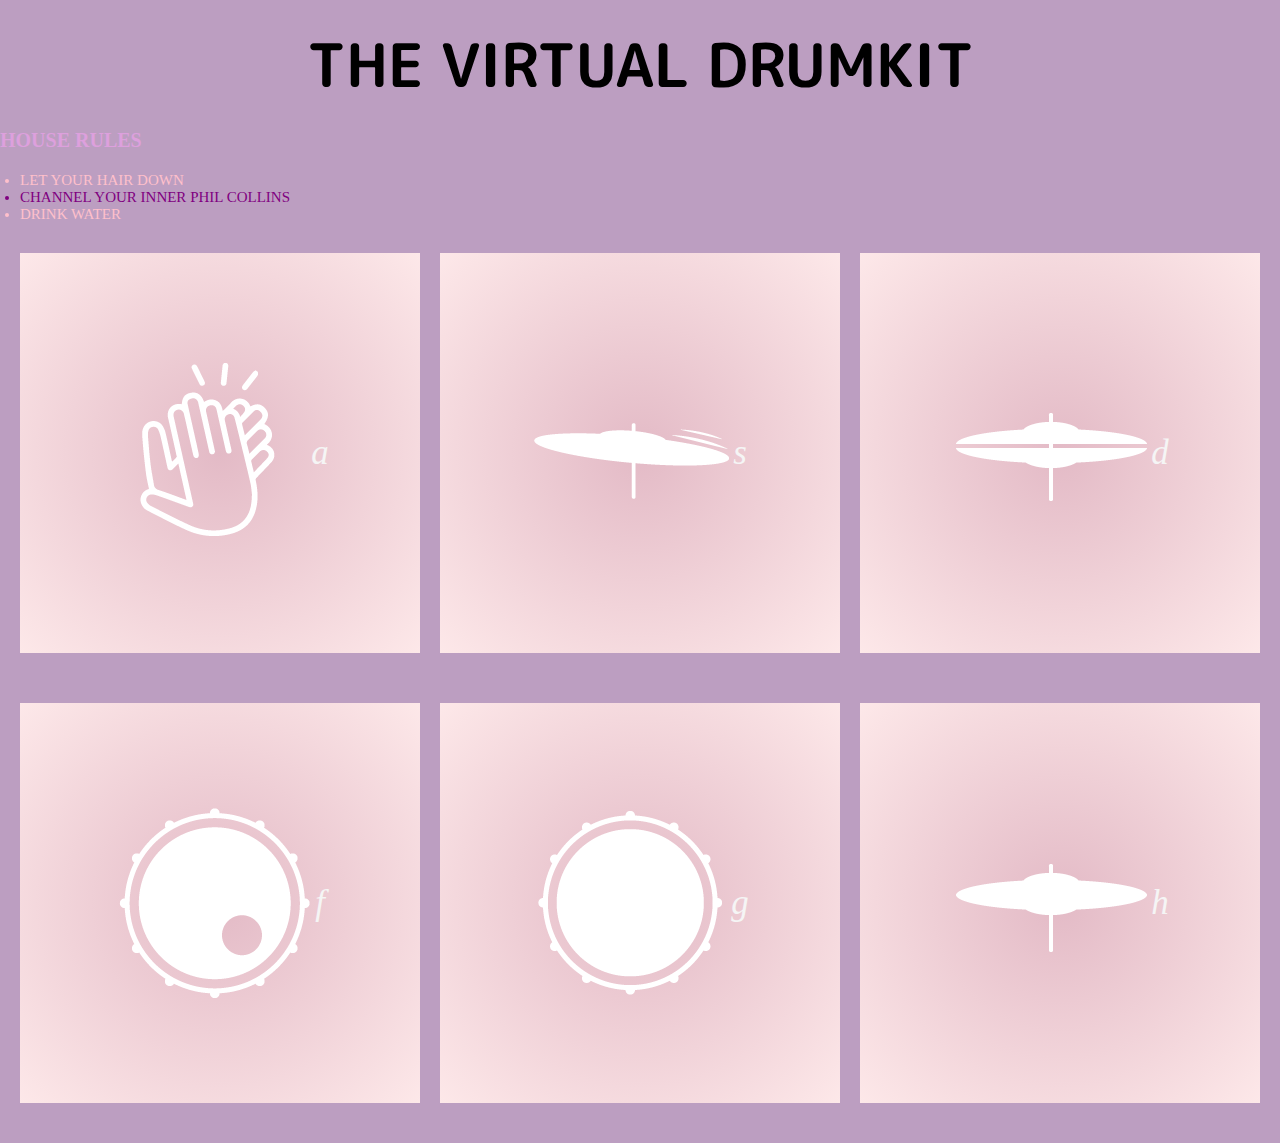
<file: index.html>
<!DOCTYPE html>
<html lang="en">
<head>
    <meta charset="UTF-8">
    <meta http-equiv="X-UA-Compatible" content="IE=edge">
    <meta name="viewport" content="width=device-width, initial-scale=1.0">
    <link rel="stylesheet" href="style.css">
    <title> The drumkit</title>
  
</head>
<header> 
    <h1 id="heading" onclick= "myFunction ()">The Virtual Drumkit </h1>
</header>

<h2 id="Rules"> House Rules</h2>
<ul>
    <li class="notPink"> let your hair down </li>
    <li> channel your inner Phil Collins </li>
    <li class="notPink"> drink water </li>
    
</ul>
<body>
    <div class = "drumkit"> 
        <div id = "clap" class ="drum"><img src= "./icons/clap.png" alt="clap"> a </div>
        <div id = "crash" class ="drum"><img src= "./icons/crash.png" alt= "crash"> s </div> 
        <div id = "openhat" class= "drum"><img src= "./icons/open-hihat.png" alt="open"> d </div>
        <div id = "kick" class= "drum" ><img src= "./icons/kick.png" alt="kick"> f </div> 
        <div id = "snare" class= "drum"><img src= "./icons/snare.png" alt= "snare"> g </div> 
        <div id = "closedhat" class= "drum" ><img src= "./icons/closed-hihat.png" alt= "hihat"> h </div> 
    </div>  


</body>
<script src="script.js"></script>

</html>
</file>
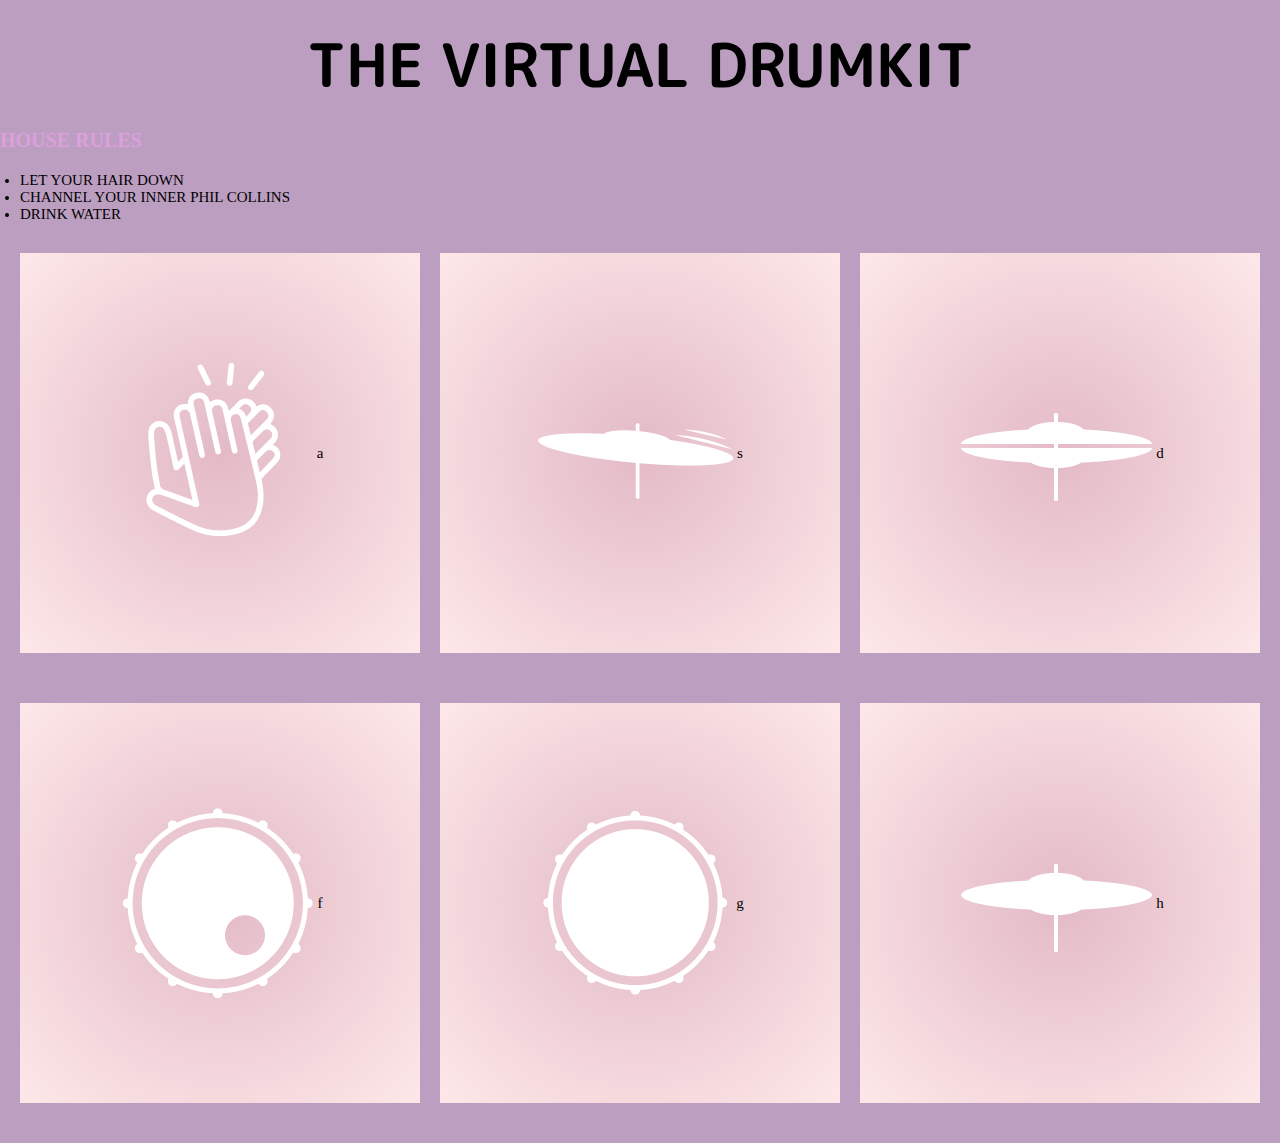
<file: drumkit /index.html>
<!DOCTYPE html>
<html lang="en">
<head>
    <meta charset="UTF-8">
    <meta http-equiv="X-UA-Compatible" content="IE=edge">
    <meta name="viewport" content="width=device-width, initial-scale=1.0">
    <link rel="stylesheet" href="style.css">
    <title> The drumkit</title>
  
</head>
<header> 
    <h1 id="heading" onclick= "myFunction ()">The Virtual Drumkit </h1>
</header>

<h2 id="Rules"> House Rules</h2>
<ul>
    <li class="notPink"> let your hair down </li>
    <li> channel your inner Phil Collins </li>
    <li class="notPink"> drink water </li>
    
</ul>
<body>
    <div class = "drumkit"> 
        <div class ="drum"><img src= "./icons/clap.png" alt="clap"> a </div>
        <div class ="drum"><img src= "./icons/crash.png" alt= "crash"> s </div> 
        <div class ="drum"><img src= "./icons/open-hihat.png" alt="open"> d </div>
        <div class ="drum"><img src= "./icons/kick.png" alt="kick"> f </div> 
        <div class ="drum"><img src= "./icons/snare.png" alt= "snare"> g </div> 
        <div class ="drum"><img src= "./icons/closed-hihat.png" alt= "hihat"> h </div> 
    </div>  


</body>
<script src="script.js"></script>

</html>
</file>
<file: style.css>
@import url('https://fonts.googleapis.com/css2?family=M+PLUS+Rounded+1c:wght@100&display=swap');


* {
    margin: 0;
    padding: 0;
}

body {
    background: #BC9EC1;  
}

header {
    font-family: 'M PLUS Rounded 1c', sans-serif;
    font-size: 30px;
    text-align: center;
    margin: 10px;
    padding: 10px;
    text-transform: uppercase;
}

h2{ 
    text-transform: uppercase;
    font-size: 20px;
    color:plum;
}

ul {
    text-align: left;
    margin: 10px;
    padding: 10px;
    font-size: 15px;
    text-transform: uppercase;
}

.drumkit {
    display: flex;
    flex-wrap: wrap;
    justify-content: center;
    height: 100vh;
    font-size: 35px;
    flex-direction: row;
    font-style: italic;
    color: whitesmoke;
}

.drum {
    display: flex;
    justify-content: center;
    align-items: center;
    margin: 10px;
    height: 400px;
    width: 400px;
    background: radial-gradient(#E3BAC6,#FDE8E9);

}

.pressed {
    box-shadow: -1px; -1px 3px var();
}
</file>
<file: drumkit /style.css>
@import url('https://fonts.googleapis.com/css2?family=M+PLUS+Rounded+1c:wght@100&display=swap');


* {
    margin: 0;
    padding: 0;
}

body {
    background: #BC9EC1;  
}

header {
    font-family: 'M PLUS Rounded 1c', sans-serif;
    font-size: 30px;
    text-align: center;
    margin: 10px;
    padding: 10px;
    text-transform: uppercase;
}

h2{ 
    text-transform: uppercase;
    font-size: 20px;
    color:plum;
}

ul {
    text-align: left;
    margin: 10px;
    padding: 10px;
    font-size: 15px;
    text-transform: uppercase;
}

.drumkit {
    display: flex;
    flex-wrap: wrap;
    justify-content: center;
    height: 100vh;
    font-size: 15px;
    flex-direction: row;
}

.drum {
    display: flex;
    justify-content: center;
    align-items: center;
    margin: 10px;
    height: 400px;
    width: 400px;
    background: radial-gradient(#E3BAC6,#FDE8E9);
    
}

.pressed {
    box-shadow: -1px; -1px 3px var();
}
</file>
